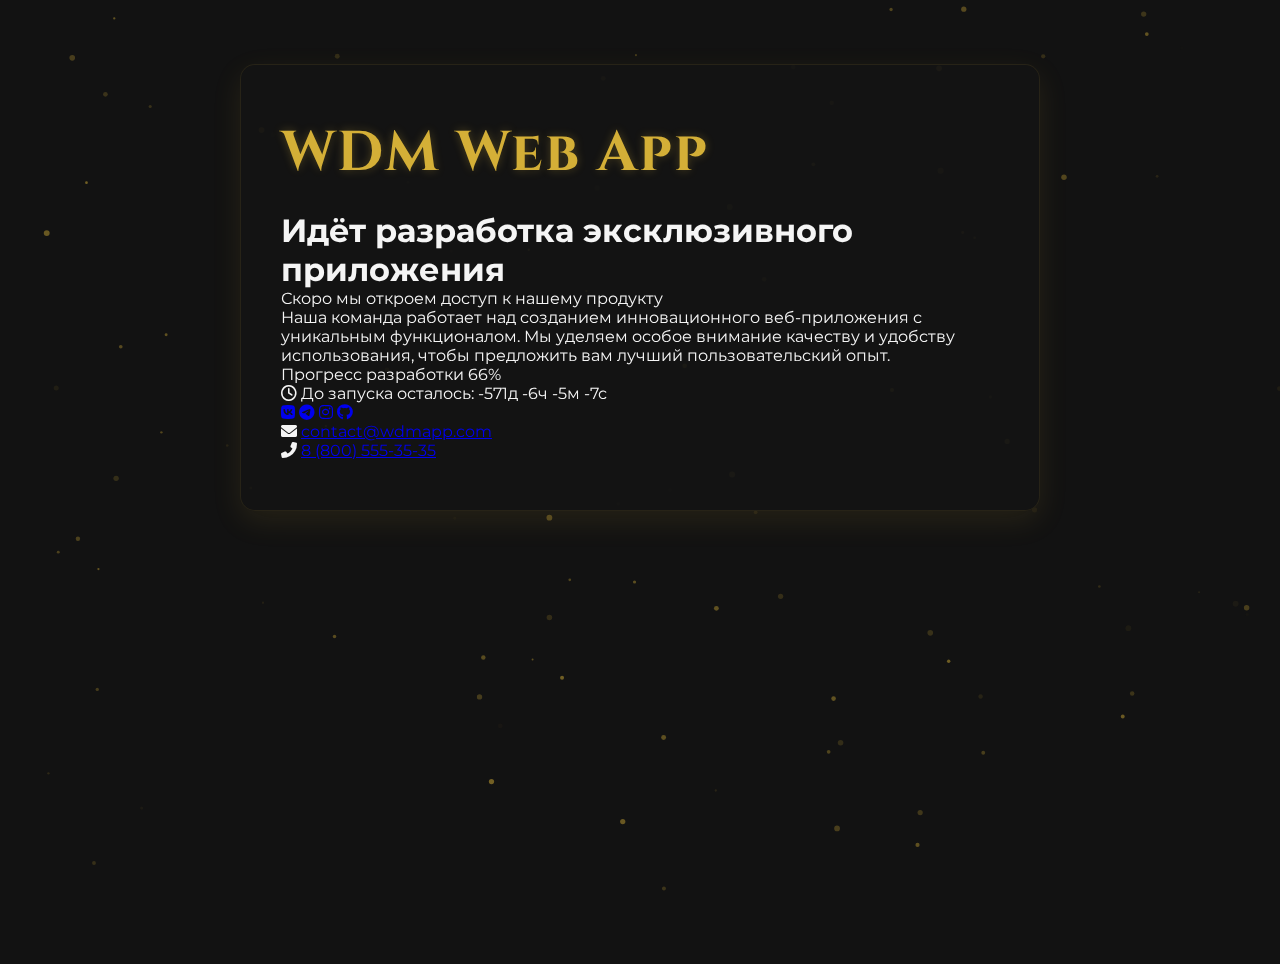
<file: index.html>
<!DOCTYPE html>
<html lang="ru">
<head>
    <meta charset="UTF-8">
    <meta name="viewport" content="width=device-width, initial-scale=1.0">
    <title>WDM Web App | Скоро запуск</title>
    <link href="https://fonts.googleapis.com/css2?family=Cinzel:wght@400;700&family=Montserrat:wght@300;400;600&display=swap" rel="stylesheet">
    <link rel="stylesheet" href="https://cdnjs.cloudflare.com/ajax/libs/font-awesome/6.0.0-beta3/css/all.min.css">
    <style>
        :root {
            --dark-bg: #121212;
            --gold-primary: #D4AF37;
            --gold-secondary: #FFD700;
            --gold-accent: #F5E6B3;
            --text-light: #F5F5F5;
            --text-dark: #333333;
        }

        * {
            margin: 0;
            padding: 0;
            box-sizing: border-box;
        }

        body {
            font-family: 'Montserrat', sans-serif;
            background: var(--dark-bg);
            color: var(--text-light);
            min-height: 100vh;
            overflow: hidden;
        }

        canvas {
            position: fixed;
            top: 0;
            left: 0;
            z-index: 0;
        }

        .container {
            position: relative;
            max-width: 800px;
            width: 90%;
            padding: 50px 40px;
            background-color: rgba(20, 20, 20, 0.9);
            border-radius: 15px;
            box-shadow: 0 10px 30px rgba(212, 175, 55, 0.1);
            border: 1px solid rgba(212, 175, 55, 0.1);
            margin: 5% auto;
            z-index: 1;
            animation: fadeIn 0.8s ease-out;
        }

        .logo-text {
            font-family: 'Cinzel', serif;
            font-size: 3.5rem;
            font-weight: 700;
            color: var(--gold-primary);
            margin-bottom: 20px;
            text-shadow: 0 0 10px rgba(212, 175, 55, 0.3);
            letter-spacing: 2px;
            position: relative;
        }

        /* Остальные стили остаются как в предыдущей версии */

        /* Добавляем анимацию частиц */
        .particles {
            position: fixed;
            width: 100%;
            height: 100%;
            pointer-events: none;
        }

        @keyframes float {
            0%, 100% { transform: translateY(0); }
            50% { transform: translateY(-20px); }
        }
    </style>
</head>
<body>
    <canvas class="particles"></canvas>
    
    <div class="container">
    <div class="logo-text">WDM Web App</div>
    
    <h1>Идёт разработка эксклюзивного приложения</h1>
    
    <div class="subtitle">Скоро мы откроем доступ к нашему продукту</div>
    
    <p>Наша команда работает над созданием инновационного веб-приложения с уникальным функционалом. Мы уделяем особое внимание качеству и удобству использования, чтобы предложить вам лучший пользовательский опыт.</p>
    
    <div class="progress-container">
        <div class="progress-text">
            <span>Прогресс разработки</span>
            <span>65%</span>
        </div>
        <div class="progress-bar">
            <div class="progress"></div>
        </div>
    </div>
    
    <div class="countdown">
        <i class="far fa-clock"></i> До запуска осталось: 
        <span id="countdown">14 дней</span>
    </div>
    
    <div class="social-links">
        <a href="#" class="social-link"><i class="fab fa-vk"></i></a>
        <a href="#" class="social-link"><i class="fab fa-telegram"></i></a>
        <a href="#" class="social-link"><i class="fab fa-instagram"></i></a>
        <a href="#" class="social-link"><i class="fab fa-github"></i></a>
    </div>
    
    <div class="contact">
        <div class="contact-item">
            <i class="fas fa-envelope"></i>
            <a href="mailto:contact@wdmapp.com">contact@wdmapp.com</a>
        </div>
        <div class="contact-item">
            <i class="fas fa-phone-alt"></i>
            <a href="tel:+78005553535">8 (800) 555-35-35</a>
        </div>
    </div>
        <!-- Содержимое контейнера без изменений -->
    </div>

    <script>
        // Партиклы на Canvas
        class ParticleSystem {
            constructor() {
                this.canvas = document.querySelector('.particles');
                this.ctx = this.canvas.getContext('2d');
                this.particles = [];
                this.mouse = { x: null, y: null };
                
                this.resize();
                window.addEventListener('resize', this.resize.bind(this));
                window.addEventListener('mousemove', this.trackMouse.bind(this));
                
                this.init();
                this.animate();
            }

            resize() {
                this.width = window.innerWidth;
                this.height = window.innerHeight;
                this.canvas.width = this.width;
                this.canvas.height = this.height;
            }

            trackMouse(e) {
                this.mouse.x = e.clientX;
                this.mouse.y = e.clientY;
            }

            init() {
                for (let i = 0; i < 100; i++) {
                    this.particles.push({
                        x: Math.random() * this.width,
                        y: Math.random() * this.height,
                        size: Math.random() * 2 + 1,
                        speedX: (Math.random() - 0.5) * 0.5,
                        speedY: (Math.random() - 0.5) * 0.5,
                        color: `rgba(212, 175, 55, ${Math.random() * 0.5})`
                    });
                }
            }

            animate() {
                this.ctx.clearRect(0, 0, this.width, this.height);
                
                this.particles.forEach(particle => {
                    // Взаимодействие с мышью
                    const dx = particle.x - this.mouse.x;
                    const dy = particle.y - this.mouse.y;
                    const distance = Math.sqrt(dx*dx + dy*dy);
                    const force = (this.mouse.x && this.mouse.y) ? 
                        (-2000 / (distance * distance)) : 0;

                    particle.x += particle.speedX + force * dx;
                    particle.y += particle.speedY + force * dy;

                    // Границы
                    if (particle.x > this.width) particle.x = 0;
                    if (particle.x < 0) particle.x = this.width;
                    if (particle.y > this.height) particle.y = 0;
                    if (particle.y < 0) particle.y = this.height;

                    // Рисуем частицы
                    this.ctx.beginPath();
                    this.ctx.arc(particle.x, particle.y, particle.size, 0, Math.PI * 2);
                    this.ctx.fillStyle = particle.color;
                    this.ctx.fill();
                });

                requestAnimationFrame(this.animate.bind(this));
            }
        }

        // Инициализация систем
        document.addEventListener('DOMContentLoaded', () => {
            new ParticleSystem();
            
            // Обновленный обратный отсчет
            const launchDate = new Date('2024-12-31T00:00:00').getTime();
            
            function updateCountdown() {
                const now = new Date().getTime();
                const diff = launchDate - now;
                
                const days = Math.floor(diff / (1000 * 60 * 60 * 24));
                const hours = Math.floor((diff % (1000 * 60 * 60 * 24)) / (1000 * 60 * 60));
                const minutes = Math.floor((diff % (1000 * 60 * 60)) / (1000 * 60));
                const seconds = Math.floor((diff % (1000 * 60)) / 1000);
                
                document.getElementById('countdown').innerHTML = `
                    ${days}д ${hours}ч ${minutes}м ${seconds}с
                `;
            }
            
            setInterval(updateCountdown, 1000);
            updateCountdown();
            
            // Плавная анимация прогресс-бара
            const progress = document.querySelector('.progress');
            let width = 65;
            setInterval(() => {
                width = width < 70 ? width + 0.1 : 65;
                progress.style.width = width + '%';
                document.querySelector('.progress-text span:last-child').textContent = 
                    Math.floor(width) + '%';
            }, 50);
        });
    </script>
</body>
</html>
</file>
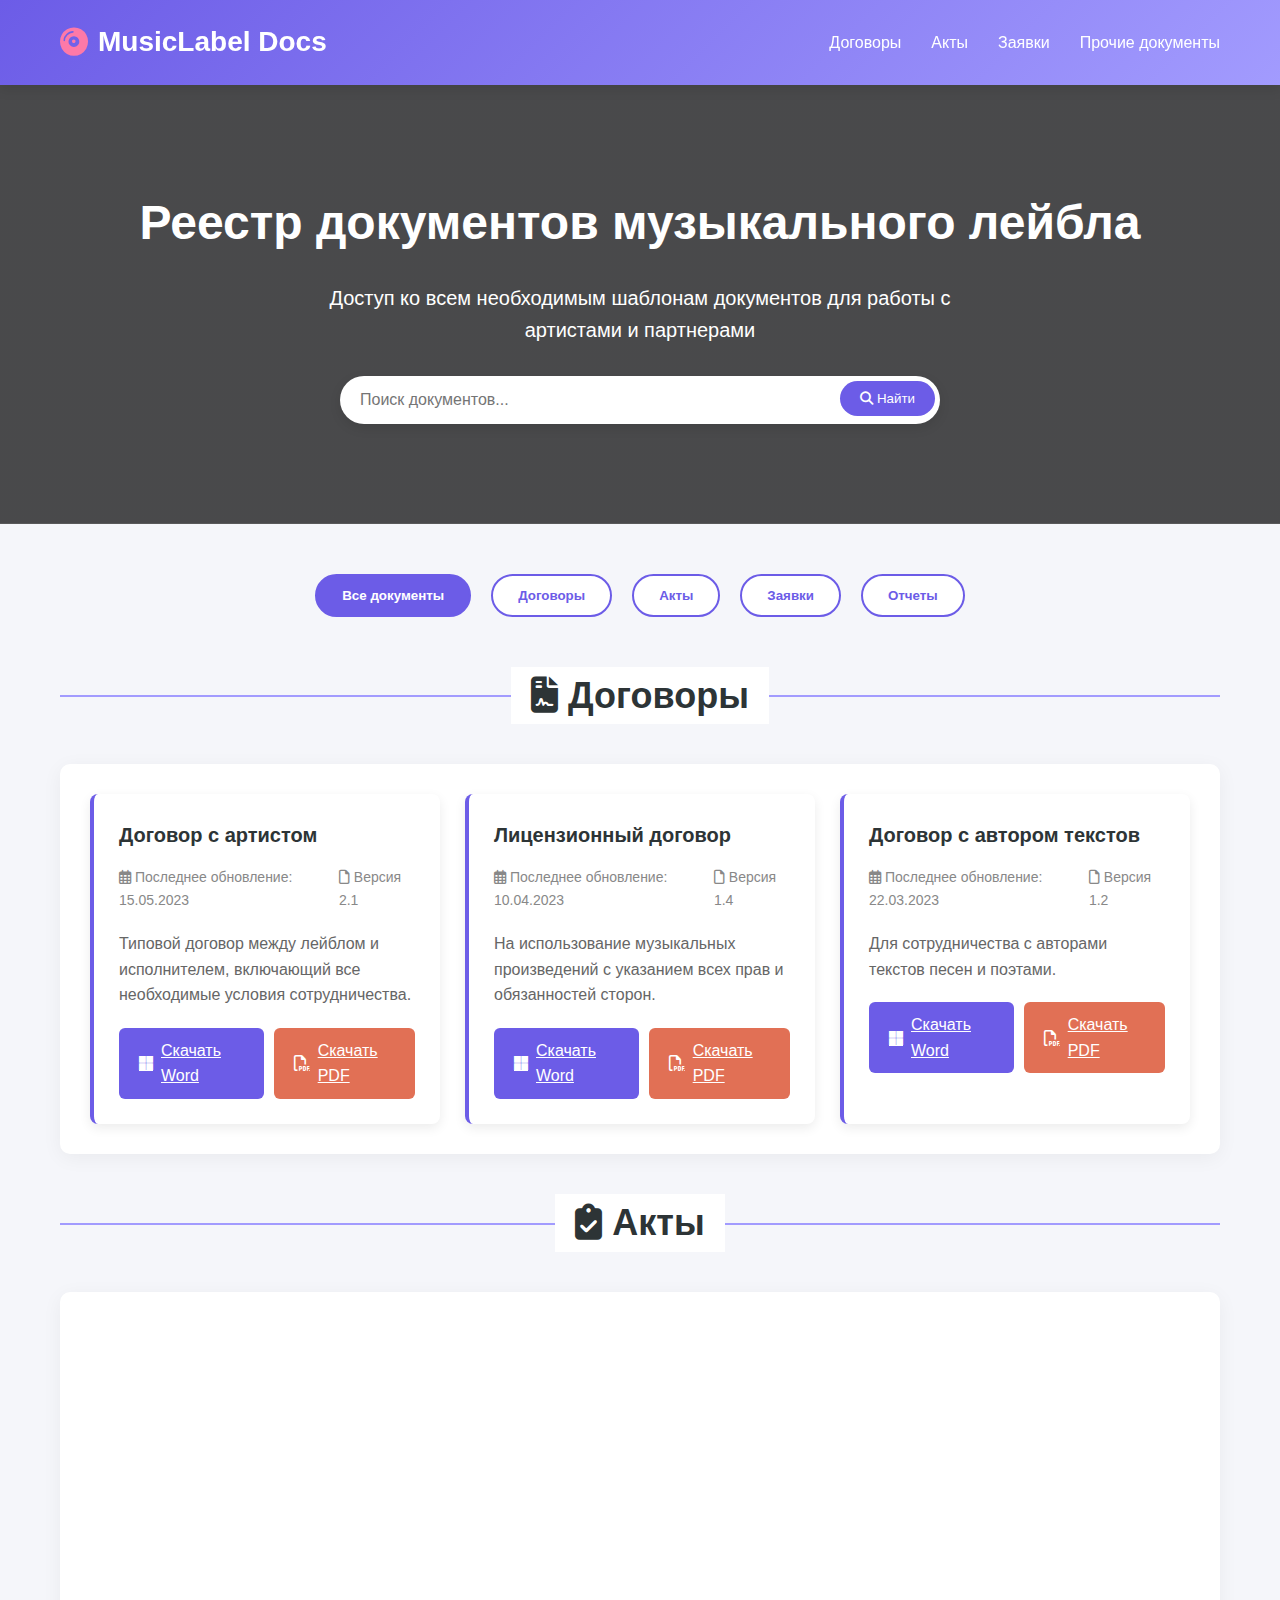
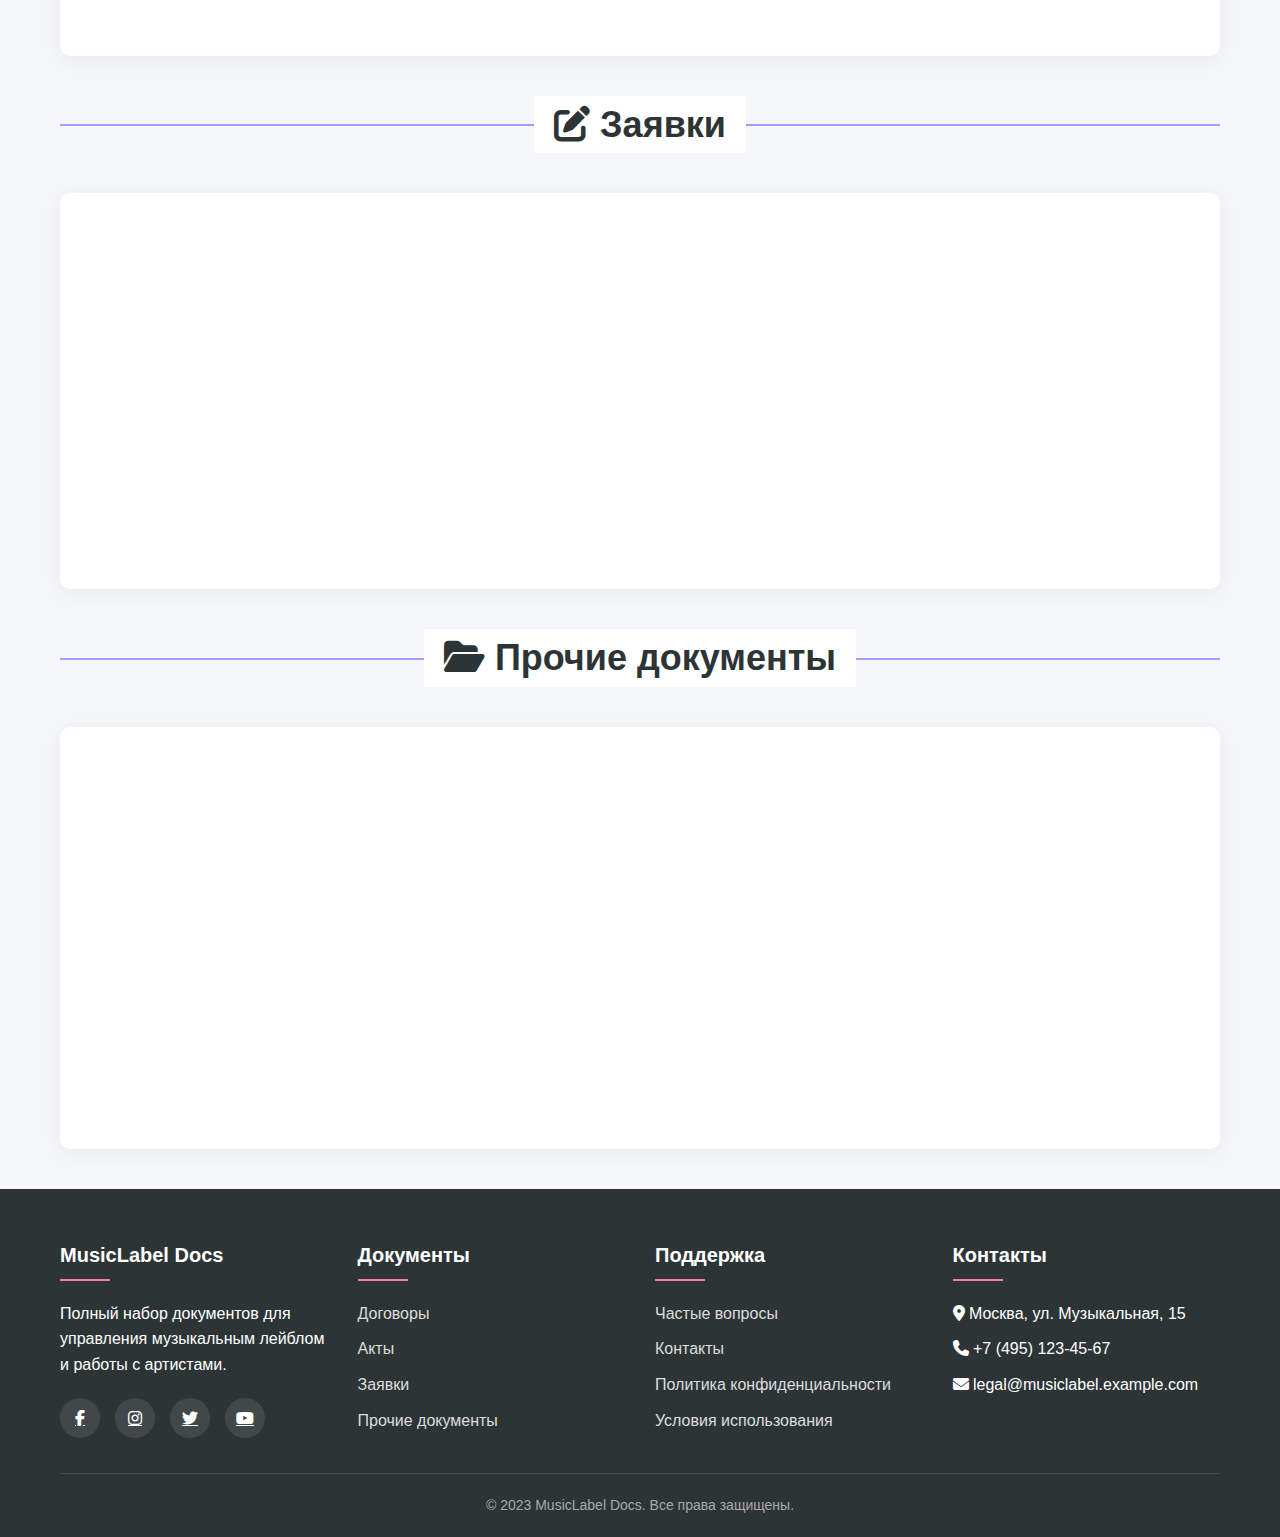
<file: reestr/index.html>
<!DOCTYPE html>
<html lang="ru">
<head>
    <meta charset="UTF-8">
    <meta name="viewport" content="width=device-width, initial-scale=1.0">
    <title>MusicLabel Docs | Реестр документов лейбла</title>
    <link rel="stylesheet" href="https://cdnjs.cloudflare.com/ajax/libs/font-awesome/6.4.0/css/all.min.css">
    <style>
        :root {
            --primary: #6C5CE7;
            --secondary: #A29BFE;
            --accent: #FD79A8;
            --dark: #2D3436;
            --light: #F5F6FA;
            --success: #00B894;
            --warning: #FDCB6E;
            --danger: #E17055;
        }
        
        * {
            margin: 0;
            padding: 0;
            box-sizing: border-box;
            font-family: 'Segoe UI', Tahoma, Geneva, Verdana, sans-serif;
        }
        
        body {
            background-color: var(--light);
            color: var(--dark);
            line-height: 1.6;
        }
        
        .container {
            max-width: 1200px;
            margin: 0 auto;
            padding: 0 20px;
        }
        
        /* Header */
        header {
            background: linear-gradient(135deg, var(--primary), var(--secondary));
            color: white;
            padding: 20px 0;
            box-shadow: 0 4px 12px rgba(0,0,0,0.1);
            position: sticky;
            top: 0;
            z-index: 100;
        }
        
        .header-content {
            display: flex;
            justify-content: space-between;
            align-items: center;
        }
        
        .logo {
            font-size: 28px;
            font-weight: 700;
            display: flex;
            align-items: center;
        }
        
        .logo i {
            margin-right: 10px;
            color: var(--accent);
        }
        
        nav ul {
            display: flex;
            list-style: none;
        }
        
        nav ul li {
            margin-left: 30px;
        }
        
        nav ul li a {
            color: white;
            text-decoration: none;
            font-weight: 500;
            transition: all 0.3s;
            padding: 5px 0;
            border-bottom: 2px solid transparent;
        }
        
        nav ul li a:hover {
            color: var(--accent);
            border-bottom: 2px solid var(--accent);
        }
        
        /* Hero Section */
        .hero {
            background: linear-gradient(rgba(0,0,0,0.7), rgba(0,0,0,0.7)), url('https://images.unsplash.com/photo-1511671782779-c97d3d27a1d4?ixlib=rb-4.0.3&ixid=M3wxMjA3fDB8MHxwaG90by1wYWdlfHx8fGVufDB8fHx8fA%3D%3D&auto=format&fit=crop&w=1470&q=80');
            background-size: cover;
            background-position: center;
            color: white;
            text-align: center;
            padding: 100px 20px;
            margin-bottom: 50px;
        }
        
        .hero h1 {
            font-size: 48px;
            margin-bottom: 20px;
        }
        
        .hero p {
            font-size: 20px;
            max-width: 700px;
            margin: 0 auto 30px;
        }
        
        .search-box {
            max-width: 600px;
            margin: 0 auto;
            position: relative;
        }
        
        .search-box input {
            width: 100%;
            padding: 15px 20px;
            border-radius: 50px;
            border: none;
            font-size: 16px;
            box-shadow: 0 4px 12px rgba(0,0,0,0.1);
        }
        
        .search-box button {
            position: absolute;
            right: 5px;
            top: 5px;
            background: var(--primary);
            color: white;
            border: none;
            border-radius: 50px;
            padding: 10px 20px;
            cursor: pointer;
            transition: all 0.3s;
        }
        
        .search-box button:hover {
            background: var(--accent);
        }
        
        /* Document Categories */
        .categories {
            display: flex;
            justify-content: center;
            flex-wrap: wrap;
            gap: 20px;
            margin-bottom: 50px;
        }
        
        .category-btn {
            padding: 12px 25px;
            border-radius: 50px;
            background: white;
            border: 2px solid var(--primary);
            color: var(--primary);
            font-weight: 600;
            cursor: pointer;
            transition: all 0.3s;
        }
        
        .category-btn.active, .category-btn:hover {
            background: var(--primary);
            color: white;
        }
        
        /* Document Sections */
        .section-title {
            text-align: center;
            margin-bottom: 40px;
            position: relative;
        }
        
        .section-title h2 {
            font-size: 36px;
            display: inline-block;
            background: white;
            padding: 0 20px;
            position: relative;
            z-index: 1;
        }
        
        .section-title::after {
            content: '';
            position: absolute;
            top: 50%;
            left: 0;
            right: 0;
            height: 2px;
            background: var(--secondary);
            z-index: 0;
        }
        
        .documents-container {
            background: white;
            border-radius: 10px;
            padding: 30px;
            box-shadow: 0 4px 20px rgba(0,0,0,0.05);
            margin-bottom: 40px;
        }
        
        .documents-grid {
            display: grid;
            grid-template-columns: repeat(auto-fill, minmax(350px, 1fr));
            gap: 25px;
        }
        
        .document-card {
            background: white;
            border-radius: 8px;
            padding: 25px;
            box-shadow: 0 4px 12px rgba(0,0,0,0.08);
            transition: all 0.3s;
            border-left: 4px solid var(--primary);
        }
        
        .document-card:hover {
            transform: translateY(-5px);
            box-shadow: 0 8px 20px rgba(0,0,0,0.12);
        }
        
        .document-card h3 {
            font-size: 20px;
            margin-bottom: 15px;
            color: var(--dark);
        }
        
        .document-card p {
            color: #666;
            margin-bottom: 20px;
        }
        
        .document-meta {
            display: flex;
            justify-content: space-between;
            margin-bottom: 20px;
            font-size: 14px;
            color: #888;
        }
        
        .download-buttons {
            display: flex;
            gap: 10px;
        }
        
        .btn {
            padding: 10px 20px;
            border-radius: 6px;
            font-weight: 500;
            display: inline-flex;
            align-items: center;
            transition: all 0.3s;
        }
        
        .btn i {
            margin-right: 8px;
        }
        
        .btn-word {
            background: var(--primary);
            color: white;
        }
        
        .btn-word:hover {
            background: #5a4bc2;
        }
        
        .btn-pdf {
            background: var(--danger);
            color: white;
        }
        
        .btn-pdf:hover {
            background: #c95c3e;
        }
        
        /* Footer */
        footer {
            background: var(--dark);
            color: white;
            padding: 50px 0 20px;
        }
        
        .footer-content {
            display: grid;
            grid-template-columns: repeat(auto-fit, minmax(250px, 1fr));
            gap: 30px;
            margin-bottom: 30px;
        }
        
        .footer-column h3 {
            font-size: 20px;
            margin-bottom: 20px;
            position: relative;
            padding-bottom: 10px;
        }
        
        .footer-column h3::after {
            content: '';
            position: absolute;
            bottom: 0;
            left: 0;
            width: 50px;
            height: 2px;
            background: var(--accent);
        }
        
        .footer-column ul {
            list-style: none;
        }
        
        .footer-column ul li {
            margin-bottom: 10px;
        }
        
        .footer-column ul li a {
            color: #ddd;
            text-decoration: none;
            transition: all 0.3s;
        }
        
        .footer-column ul li a:hover {
            color: var(--accent);
            padding-left: 5px;
        }
        
        .social-links {
            display: flex;
            gap: 15px;
            margin-top: 20px;
        }
        
        .social-links a {
            color: white;
            background: rgba(255,255,255,0.1);
            width: 40px;
            height: 40px;
            border-radius: 50%;
            display: flex;
            align-items: center;
            justify-content: center;
            transition: all 0.3s;
        }
        
        .social-links a:hover {
            background: var(--accent);
            transform: translateY(-3px);
        }
        
        .copyright {
            text-align: center;
            padding-top: 20px;
            border-top: 1px solid rgba(255,255,255,0.1);
            color: #aaa;
            font-size: 14px;
        }
        
        /* Responsive */
        @media (max-width: 768px) {
            .header-content {
                flex-direction: column;
            }
            
            nav ul {
                margin-top: 20px;
            }
            
            nav ul li {
                margin-left: 15px;
                margin-right: 15px;
            }
            
            .hero h1 {
                font-size: 36px;
            }
            
            .hero p {
                font-size: 18px;
            }
            
            .documents-grid {
                grid-template-columns: 1fr;
            }
            
            .download-buttons {
                flex-direction: column;
            }
        }
    </style>
</head>
<body>
    <header>
        <div class="container header-content">
            <div class="logo">
                <i class="fas fa-compact-disc"></i>
                <span>MusicLabel Docs</span>
            </div>
            <nav>
                <ul>
                    <li><a href="#contracts">Договоры</a></li>
                    <li><a href="#acts">Акты</a></li>
                    <li><a href="#applications">Заявки</a></li>
                    <li><a href="#other">Прочие документы</a></li>
                </ul>
            </nav>
        </div>
    </header>
    
    <section class="hero">
        <div class="container">
            <h1>Реестр документов музыкального лейбла</h1>
            <p>Доступ ко всем необходимым шаблонам документов для работы с артистами и партнерами</p>
            <div class="search-box">
                <input type="text" placeholder="Поиск документов...">
                <button><i class="fas fa-search"></i> Найти</button>
            </div>
        </div>
    </section>
    
    <div class="container">
        <div class="categories">
            <button class="category-btn active">Все документы</button>
            <button class="category-btn">Договоры</button>
            <button class="category-btn">Акты</button>
            <button class="category-btn">Заявки</button>
            <button class="category-btn">Отчеты</button>
        </div>
        
        <!-- Контракты -->
        <div class="section-title" id="contracts">
            <h2><i class="fas fa-file-contract"></i> Договоры</h2>
        </div>
        
        <div class="documents-container">
            <div class="documents-grid">
                <div class="document-card">
                    <h3>Договор с артистом</h3>
                    <div class="document-meta">
                        <span><i class="far fa-calendar-alt"></i> Последнее обновление: 15.05.2023</span>
                        <span><i class="far fa-file"></i> Версия 2.1</span>
                    </div>
                    <p>Типовой договор между лейблом и исполнителем, включающий все необходимые условия сотрудничества.</p>
                    <div class="download-buttons">
                        <a href="templates/artist_contract.docx" class="btn btn-word"><i class="fab fa-microsoft"></i> Скачать Word</a>
                        <a href="templates/artist_contract.pdf" class="btn btn-pdf"><i class="far fa-file-pdf"></i> Скачать PDF</a>
                    </div>
                </div>
                
                <div class="document-card">
                    <h3>Лицензионный договор</h3>
                    <div class="document-meta">
                        <span><i class="far fa-calendar-alt"></i> Последнее обновление: 10.04.2023</span>
                        <span><i class="far fa-file"></i> Версия 1.4</span>
                    </div>
                    <p>На использование музыкальных произведений с указанием всех прав и обязанностей сторон.</p>
                    <div class="download-buttons">
                        <a href="templates/license_agreement.docx" class="btn btn-word"><i class="fab fa-microsoft"></i> Скачать Word</a>
                        <a href="templates/license_agreement.pdf" class="btn btn-pdf"><i class="far fa-file-pdf"></i> Скачать PDF</a>
                    </div>
                </div>
                
                <div class="document-card">
                    <h3>Договор с автором текстов</h3>
                    <div class="document-meta">
                        <span><i class="far fa-calendar-alt"></i> Последнее обновление: 22.03.2023</span>
                        <span><i class="far fa-file"></i> Версия 1.2</span>
                    </div>
                    <p>Для сотрудничества с авторами текстов песен и поэтами.</p>
                    <div class="download-buttons">
                        <a href="templates/lyricist_contract.docx" class="btn btn-word"><i class="fab fa-microsoft"></i> Скачать Word</a>
                        <a href="templates/lyricist_contract.pdf" class="btn btn-pdf"><i class="far fa-file-pdf"></i> Скачать PDF</a>
                    </div>
                </div>
            </div>
        </div>
        
        <!-- Акты -->
        <div class="section-title" id="acts">
            <h2><i class="fas fa-clipboard-check"></i> Акты</h2>
        </div>
        
        <div class="documents-container">
            <div class="documents-grid">
                <div class="document-card">
                    <h3>Акт выполненных работ</h3>
                    <div class="document-meta">
                        <span><i class="far fa-calendar-alt"></i> Последнее обновление: 05.06.2023</span>
                        <span><i class="far fa-file"></i> Версия 3.0</span>
                    </div>
                    <p>По студийной записи и производству музыкального контента.</p>
                    <div class="download-buttons">
                        <a href="templates/completion_certificate.docx" class="btn btn-word"><i class="fab fa-microsoft"></i> Скачать Word</a>
                        <a href="templates/completion_certificate.pdf" class="btn btn-pdf"><i class="far fa-file-pdf"></i> Скачать PDF</a>
                    </div>
                </div>
                
                <div class="document-card">
                    <h3>Акт приема-передачи</h3>
                    <div class="document-meta">
                        <span><i class="far fa-calendar-alt"></i> Последнее обновление: 18.05.2023</span>
                        <span><i class="far fa-file"></i> Версия 2.2</span>
                    </div>
                    <p>Материалов и мастер-записей между лейблом и исполнителем.</p>
                    <div class="download-buttons">
                        <a href="templates/transfer_act.docx" class="btn btn-word"><i class="fab fa-microsoft"></i> Скачать Word</a>
                        <a href="templates/transfer_act.pdf" class="btn btn-pdf"><i class="far fa-file-pdf"></i> Скачать PDF</a>
                    </div>
                </div>
            </div>
        </div>
        
        <!-- Заявки -->
        <div class="section-title" id="applications">
            <h2><i class="fas fa-edit"></i> Заявки</h2>
        </div>
        
        <div class="documents-container">
            <div class="documents-grid">
                <div class="document-card">
                    <h3>Заявка на релиз</h3>
                    <div class="document-meta">
                        <span><i class="far fa-calendar-alt"></i> Последнее обновление: 12.06.2023</span>
                        <span><i class="far fa-file"></i> Версия 4.1</span>
                    </div>
                    <p>Форма для подачи заявки на выпуск музыкального релиза с указанием всех деталей.</p>
                    <div class="download-buttons">
                        <a href="templates/release_application.docx" class="btn btn-word"><i class="fab fa-microsoft"></i> Скачать Word</a>
                        <a href="templates/release_application.pdf" class="btn btn-pdf"><i class="far fa-file-pdf"></i> Скачать PDF</a>
                    </div>
                </div>
                
                <div class="document-card">
                    <h3>Заявка на маркетинг</h3>
                    <div class="document-meta">
                        <span><i class="far fa-calendar-alt"></i> Последнее обновление: 28.05.2023</span>
                        <span><i class="far fa-file"></i> Версия 2.3</span>
                    </div>
                    <p>Запрос на маркетинговую поддержку музыкального релиза или артиста.</p>
                    <div class="download-buttons">
                        <a href="templates/marketing_request.docx" class="btn btn-word"><i class="fab fa-microsoft"></i> Скачать Word</a>
                        <a href="templates/marketing_request.pdf" class="btn btn-pdf"><i class="far fa-file-pdf"></i> Скачать PDF</a>
                    </div>
                </div>
                
                <div class="document-card">
                    <h3>Заявка на участие в фестивале</h3>
                    <div class="document-meta">
                        <span><i class="far fa-calendar-alt"></i> Последнее обновление: 10.04.2023</span>
                        <span><i class="far fa-file"></i> Версия 1.5</span>
                    </div>
                    <p>Форма для подачи заявки на участие артиста в музыкальном фестивале.</p>
                    <div class="download-buttons">
                        <a href="templates/festival_application.docx" class="btn btn-word"><i class="fab fa-microsoft"></i> Скачать Word</a>
                        <a href="templates/festival_application.pdf" class="btn btn-pdf"><i class="far fa-file-pdf"></i> Скачать PDF</a>
                    </div>
                </div>
            </div>
        </div>
        
        <!-- Прочие документы -->
        <div class="section-title" id="other">
            <h2><i class="fas fa-folder-open"></i> Прочие документы</h2>
        </div>
        
        <div class="documents-container">
            <div class="documents-grid">
                <div class="document-card">
                    <h3>NDA (Соглашение о конфиденциальности)</h3>
                    <div class="document-meta">
                        <span><i class="far fa-calendar-alt"></i> Последнее обновление: 15.03.2023</span>
                        <span><i class="far fa-file"></i> Версия 3.2</span>
                    </div>
                    <p>Для подписания с потенциальными партнерами перед обсуждением сотрудничества.</p>
                    <div class="download-buttons">
                        <a href="templates/nda.docx" class="btn btn-word"><i class="fab fa-microsoft"></i> Скачать Word</a>
                        <a href="templates/nda.pdf" class="btn btn-pdf"><i class="far fa-file-pdf"></i> Скачать PDF</a>
                    </div>
                </div>
                
                <div class="document-card">
                    <h3>Роялти-отчет</h3>
                    <div class="document-meta">
                        <span><i class="far fa-calendar-alt"></i> Последнее обновление: 01.06.2023</span>
                        <span><i class="far fa-file"></i> Версия 5.0</span>
                    </div>
                    <p>Шаблон отчета о выплатах роялти артистам и авторам.</p>
                    <div class="download-buttons">
                        <a href="templates/royalty_report.docx" class="btn btn-word"><i class="fab fa-microsoft"></i> Скачать Word</a>
                        <a href="templates/royalty_report.pdf" class="btn btn-pdf"><i class="far fa-file-pdf"></i> Скачать PDF</a>
                    </div>
                </div>
                
                <div class="document-card">
                    <h3>Медиакит артиста</h3>
                    <div class="document-meta">
                        <span><i class="far fa-calendar-alt"></i> Последнее обновление: 20.05.2023</span>
                        <span><i class="far fa-file"></i> Версия 2.4</span>
                    </div>
                    <p>Шаблон для создания медиакита артиста с биографией, фото и другой информацией.</p>
                    <div class="download-buttons">
                        <a href="templates/media_kit.docx" class="btn btn-word"><i class="fab fa-microsoft"></i> Скачать Word</a>
                        <a href="templates/media_kit.pdf" class="btn btn-pdf"><i class="far fa-file-pdf"></i> Скачать PDF</a>
                    </div>
                </div>
            </div>
        </div>
    </div>
    
    <footer>
        <div class="container">
            <div class="footer-content">
                <div class="footer-column">
                    <h3>MusicLabel Docs</h3>
                    <p>Полный набор документов для управления музыкальным лейблом и работы с артистами.</p>
                    <div class="social-links">
                        <a href="#"><i class="fab fa-facebook-f"></i></a>
                        <a href="#"><i class="fab fa-instagram"></i></a>
                        <a href="#"><i class="fab fa-twitter"></i></a>
                        <a href="#"><i class="fab fa-youtube"></i></a>
                    </div>
                </div>
                
                <div class="footer-column">
                    <h3>Документы</h3>
                    <ul>
                        <li><a href="#contracts">Договоры</a></li>
                        <li><a href="#acts">Акты</a></li>
                        <li><a href="#applications">Заявки</a></li>
                        <li><a href="#other">Прочие документы</a></li>
                    </ul>
                </div>
                
                <div class="footer-column">
                    <h3>Поддержка</h3>
                    <ul>
                        <li><a href="#">Частые вопросы</a></li>
                        <li><a href="#">Контакты</a></li>
                        <li><a href="#">Политика конфиденциальности</a></li>
                        <li><a href="#">Условия использования</a></li>
                    </ul>
                </div>
                
                <div class="footer-column">
                    <h3>Контакты</h3>
                    <ul>
                        <li><i class="fas fa-map-marker-alt"></i> Москва, ул. Музыкальная, 15</li>
                        <li><i class="fas fa-phone"></i> +7 (495) 123-45-67</li>
                        <li><i class="fas fa-envelope"></i> legal@musiclabel.example.com</li>
                    </ul>
                </div>
            </div>
            
            <div class="copyright">
                <p>&copy; 2023 MusicLabel Docs. Все права защищены.</p>
            </div>
        </div>
    </footer>
    
    <script>
        // Анимация при прокрутке
        document.addEventListener('DOMContentLoaded', function() {
            // Плавная прокрутка
            document.querySelectorAll('a[href^="#"]').forEach(anchor => {
                anchor.addEventListener('click', function (e) {
                    e.preventDefault();
                    
                    document.querySelector(this.getAttribute('href')).scrollIntoView({
                        behavior: 'smooth'
                    });
                });
            });
            
            // Фильтрация документов
            const categoryBtns = document.querySelectorAll('.category-btn');
            categoryBtns.forEach(btn => {
                btn.addEventListener('click', function() {
                    categoryBtns.forEach(b => b.classList.remove('active'));
                    this.classList.add('active');
                    
                    // Здесь можно добавить логику фильтрации
                    console.log('Фильтр: ' + this.textContent);
                });
            });
            
            // Анимация карточек при появлении
            const observer = new IntersectionObserver((entries) => {
                entries.forEach(entry => {
                    if (entry.isIntersecting) {
                        entry.target.style.opacity = 1;
                        entry.target.style.transform = 'translateY(0)';
                    }
                });
            }, { threshold: 0.1 });
            
            document.querySelectorAll('.document-card').forEach(card => {
                card.style.opacity = 0;
                card.style.transform = 'translateY(20px)';
                card.style.transition = 'all 0.5s ease';
                observer.observe(card);
            });
        });
    </script>
</body>
                            </html>
</file>
